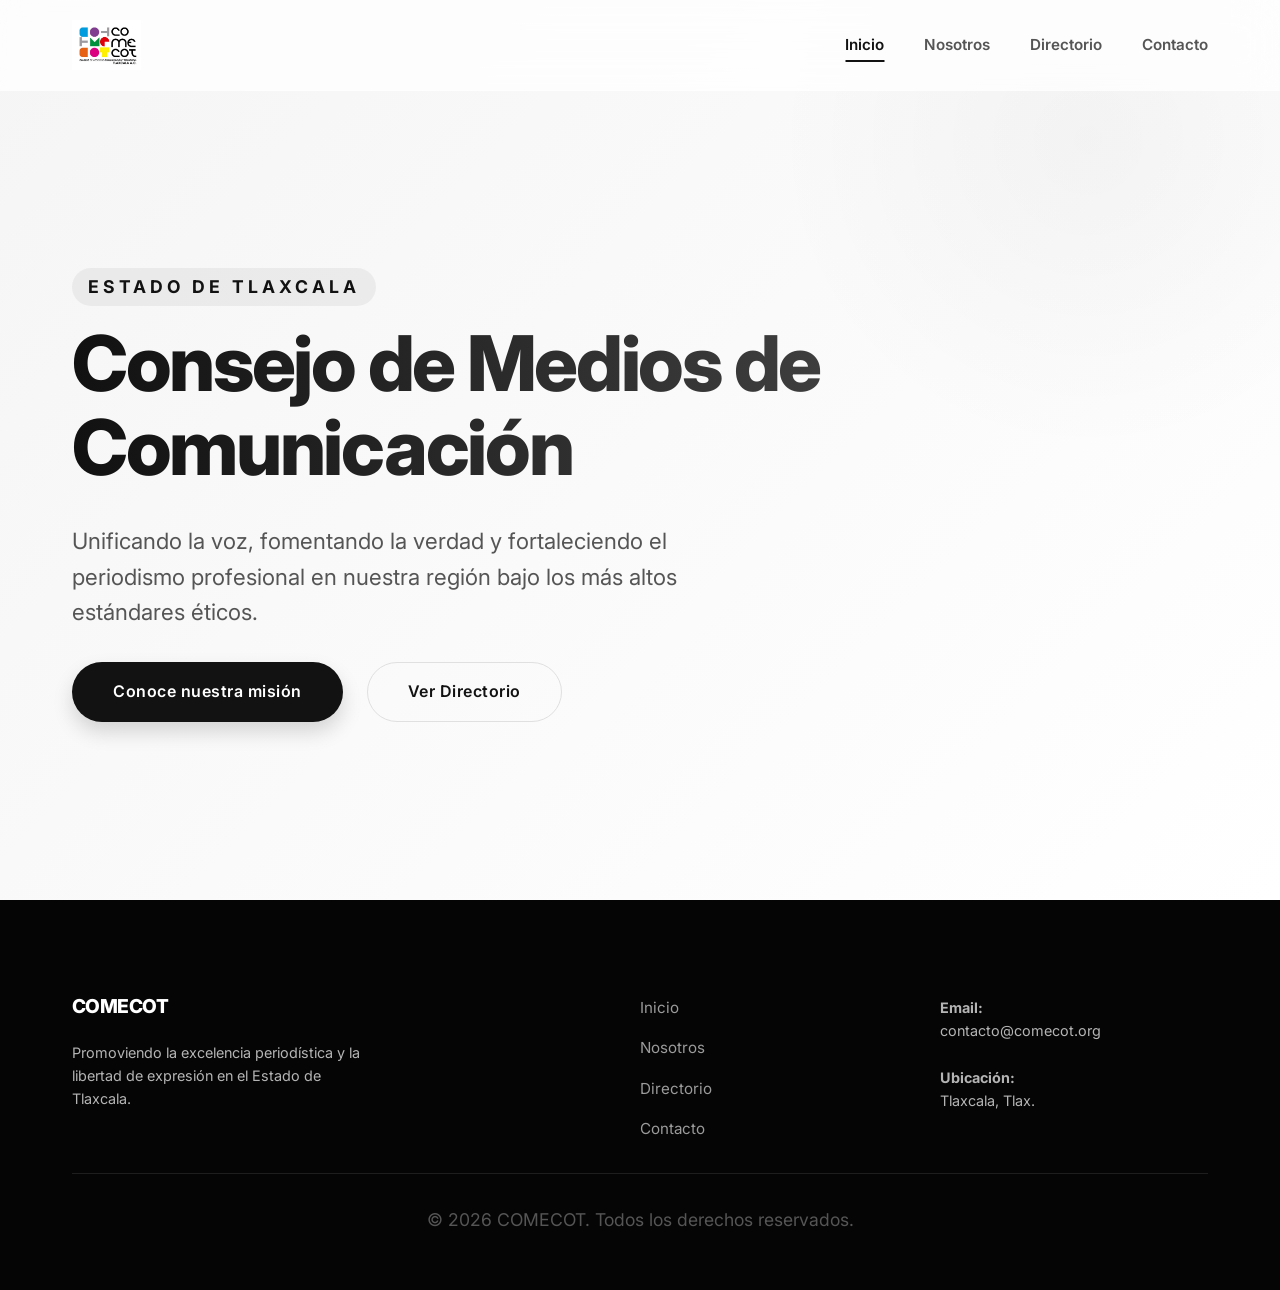
<file: index.html>
<!DOCTYPE html>
<html lang="es">
<head>
    <meta charset="UTF-8">
    <meta name="viewport" content="width=device-width, initial-scale=1.0">
    <meta name="description" content="Consejo de Medios de Comunicación del Estado de Tlaxcala (COMECOT).">
    
    <title>Inicio | COMECOT | Tlaxcala</title>
    
    <link rel="preconnect" href="https://fonts.googleapis.com">
    <link rel="preconnect" href="https://fonts.gstatic.com" crossorigin>
    <link href="https://fonts.googleapis.com/css2?family=Inter:wght@300;400;500;600;700;800&display=swap" rel="stylesheet">
    <link rel="stylesheet" href="styles.css">
</head>
<body>

    <!-- Header Glassmorphism -->
    <header class="header" id="header">
        <div class="container header-content">
            <div class="logo-container">
                <a href="index.html">
                    <!-- The user will supply their real logo here, resizing and blend modes applied via CSS if needed -->
                    <img src="logo.jpeg" alt="Logo COMECOT" class="logo" style="mix-blend-mode: multiply;">
                </a>
            </div>
            <nav class="nav">
                <button class="mobile-menu-btn" id="mobile-menu-btn" aria-label="Abrir menú">
                    <span></span><span></span><span></span>
                </button>
                <ul class="nav-links" id="nav-links">
                    <li><a href="index.html">Inicio</a></li>
                    <li><a href="nosotros.html">Nosotros</a></li>
                    <li><a href="directorio.html">Directorio</a></li>
                    <li><a href="contacto.html">Contacto</a></li>
                </ul>
            </nav>
        </div>
    </header>

    <main>
        <!-- Hero Section -->
        <section class="hero">
            <div class="container">
                <div class="hero-text">
                    <span class="subtitle">Estado de Tlaxcala</span>
                    <h1>Consejo de Medios de Comunicación</h1>
                    <p class="description">Unificando la voz, fomentando la verdad y fortaleciendo el periodismo profesional en nuestra región bajo los más altos estándares éticos.</p>
                    <div class="hero-actions">
                        <a href="nosotros.html" class="btn btn-primary">Conoce nuestra misión</a>
                        <a href="directorio.html" class="btn btn-secondary">Ver Directorio</a>
                    </div>
                </div>
            </div>
        </section>
    </main>

    <footer class="footer">
        <div class="container">
            <div class="footer-grid">
                <div>
                    <h3>COMECOT</h3>
                    <p style="color: rgba(255,255,255,0.7); font-size: 0.9rem; max-width: 300px;">
                        Promoviendo la excelencia periodística y la libertad de expresión en el Estado de Tlaxcala.
                    </p>
                </div>
                <div class="footer-links">
                    <a href="index.html">Inicio</a>
                    <a href="nosotros.html">Nosotros</a>
                    <a href="directorio.html">Directorio</a>
                    <a href="contacto.html">Contacto</a>
                </div>
                <div class="contact-mini">
                    <p style="color: rgba(255,255,255,0.7); font-size: 0.9rem;">
                        <strong>Email:</strong><br>contacto@comecot.org
                    </p>
                    <p style="color: rgba(255,255,255,0.7); font-size: 0.9rem; margin-top: 10px;">
                        <strong>Ubicación:</strong><br>Tlaxcala, Tlax.
                    </p>
                </div>
            </div>
            <div class="footer-copyright">
                <p>&copy; 2026 COMECOT. Todos los derechos reservados.</p>
            </div>
        </div>
    </footer>

    <script src="script.js"></script>
</body>
</html>
</file>
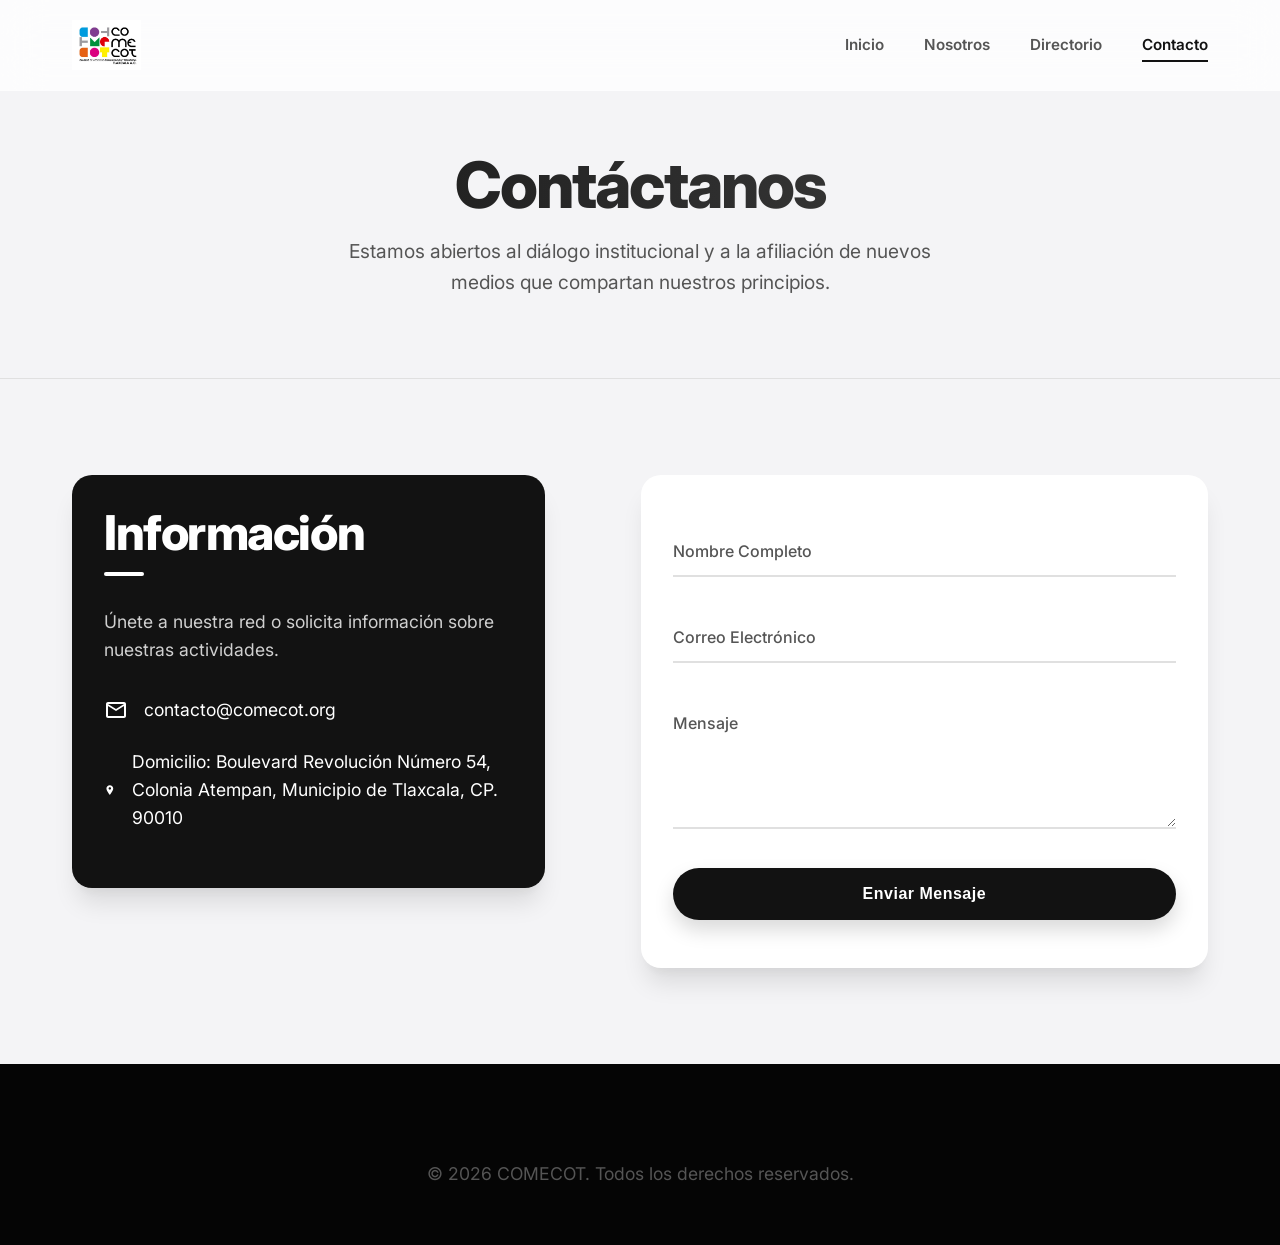
<file: contacto.html>
<!DOCTYPE html>
<html lang="es">
<head>
    <meta charset="UTF-8">
    <meta name="viewport" content="width=device-width, initial-scale=1.0">
    <title>Contacto | COMECOT | Tlaxcala</title>
    <link href="https://fonts.googleapis.com/css2?family=Inter:wght@300;400;500;600;700;800&display=swap" rel="stylesheet">
    <link rel="stylesheet" href="styles.css">
</head>
<body class="bg-light">

    <header class="header" id="header">
        <div class="container header-content">
            <div class="logo-container">
                <a href="index.html">
                    <img src="logo.jpeg" alt="Logo COMECOT" class="logo" style="mix-blend-mode: multiply;">
                </a>
            </div>
            <nav class="nav">
                <button class="mobile-menu-btn" id="mobile-menu-btn" aria-label="Abrir menú">
                    <span></span><span></span><span></span>
                </button>
                <ul class="nav-links" id="nav-links">
                    <li><a href="index.html">Inicio</a></li>
                    <li><a href="nosotros.html">Nosotros</a></li>
                    <li><a href="directorio.html">Directorio</a></li>
                    <li><a href="contacto.html">Contacto</a></li>
                </ul>
            </nav>
        </div>
    </header>

    <main>
        <section class="page-header">
            <div class="container">
                <h1>Contáctanos</h1>
                <p>Estamos abiertos al diálogo institucional y a la afiliación de nuevos medios que compartan nuestros principios.</p>
            </div>
        </section>

        <section class="section">
            <div class="container">
                <div class="contact-grid">
                    
                    <div class="contact-info">
                        <h2 class="section-title">Información</h2>
                        <p>Únete a nuestra red o solicita información sobre nuestras actividades.</p>
                        <ul class="contact-details">
                            <li>
                                <svg viewBox="0 0 24 24"><path d="M4 4h16c1.1 0 2 .9 2 2v12c0 1.1-.9 2-2 2H4c-1.1 0-2-.9-2-2V6c0-1.1.9-2 2-2zm0 4v10h16V8l-8 5-8-5zm8 3l8-5H4l8 5z"/></svg>
                                contacto@comecot.org
                            </li>
                            <li>
                                <svg viewBox="0 0 24 24"><path d="M12 2C8.13 2 5 5.13 5 9c0 5.25 7 13 7 13s7-7.75 7-13c0-3.87-3.13-7-7-7zm0 9.5c-1.38 0-2.5-1.12-2.5-2.5s1.12-2.5 2.5-2.5 2.5 1.12 2.5 2.5-1.12 2.5-2.5 2.5z"/></svg>
                                Domicilio: Boulevard Revolución Número 54, Colonia Atempan, Municipio de Tlaxcala, CP. 90010
                            </li>
                        </ul>
                    </div>
                    
                    <div class="contact-form-container">
                        <form id="contact-form" class="contact-form">
                            <div class="form-group">
                                <input type="text" id="name" placeholder=" " required>
                                <label for="name">Nombre Completo</label>
                            </div>
                            <div class="form-group">
                                <input type="email" id="email" placeholder=" " required>
                                <label for="email">Correo Electrónico</label>
                            </div>
                            <div class="form-group">
                                <textarea id="message" rows="5" placeholder=" " required></textarea>
                                <label for="message">Mensaje</label>
                            </div>
                            <button type="submit" class="btn btn-primary btn-block" style="width: 100%;">Enviar Mensaje</button>
                        </form>
                    </div>

                </div>
            </div>
        </section>
    </main>

    <footer class="footer">
        <div class="container">
            <div class="footer-copyright" style="border: none; margin: 0; padding: 0;">
                <p>&copy; 2026 COMECOT. Todos los derechos reservados.</p>
            </div>
        </div>
    </footer>

    <script src="script.js"></script>
</body>
</html>
</file>
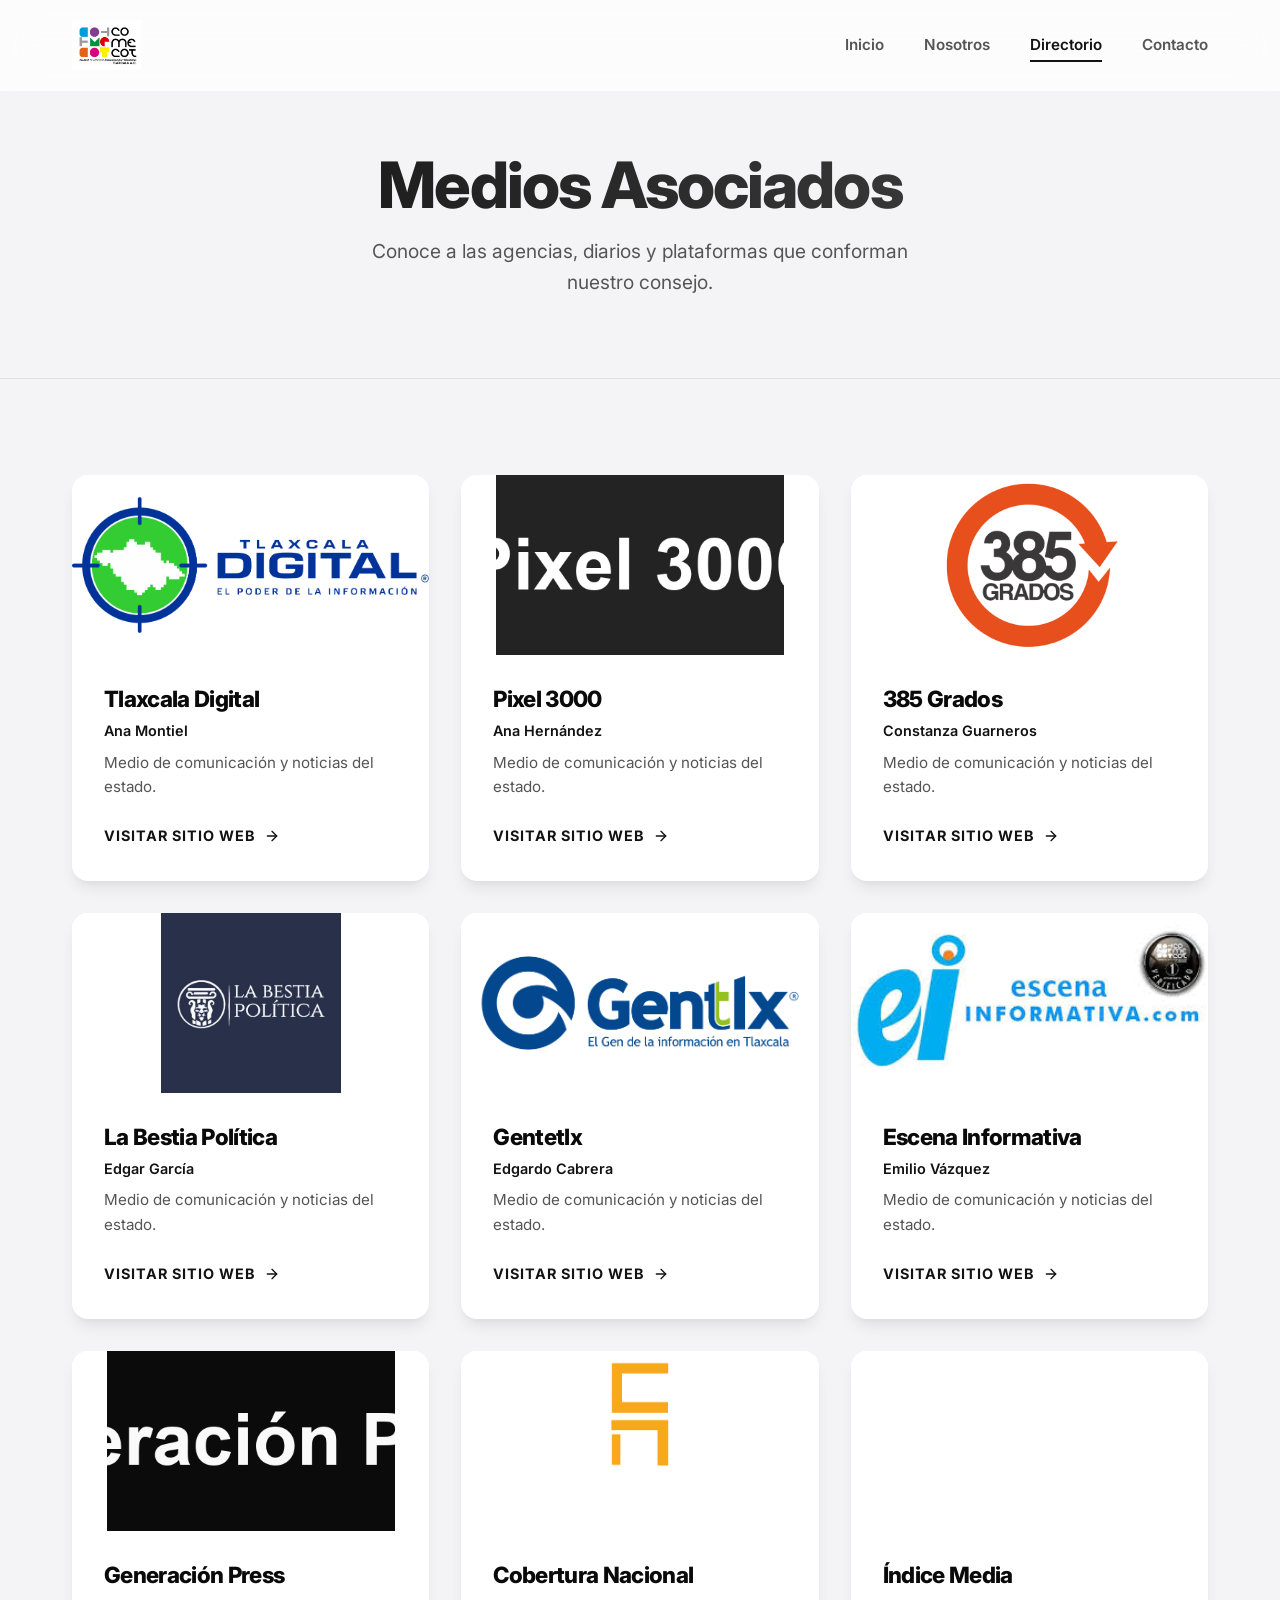
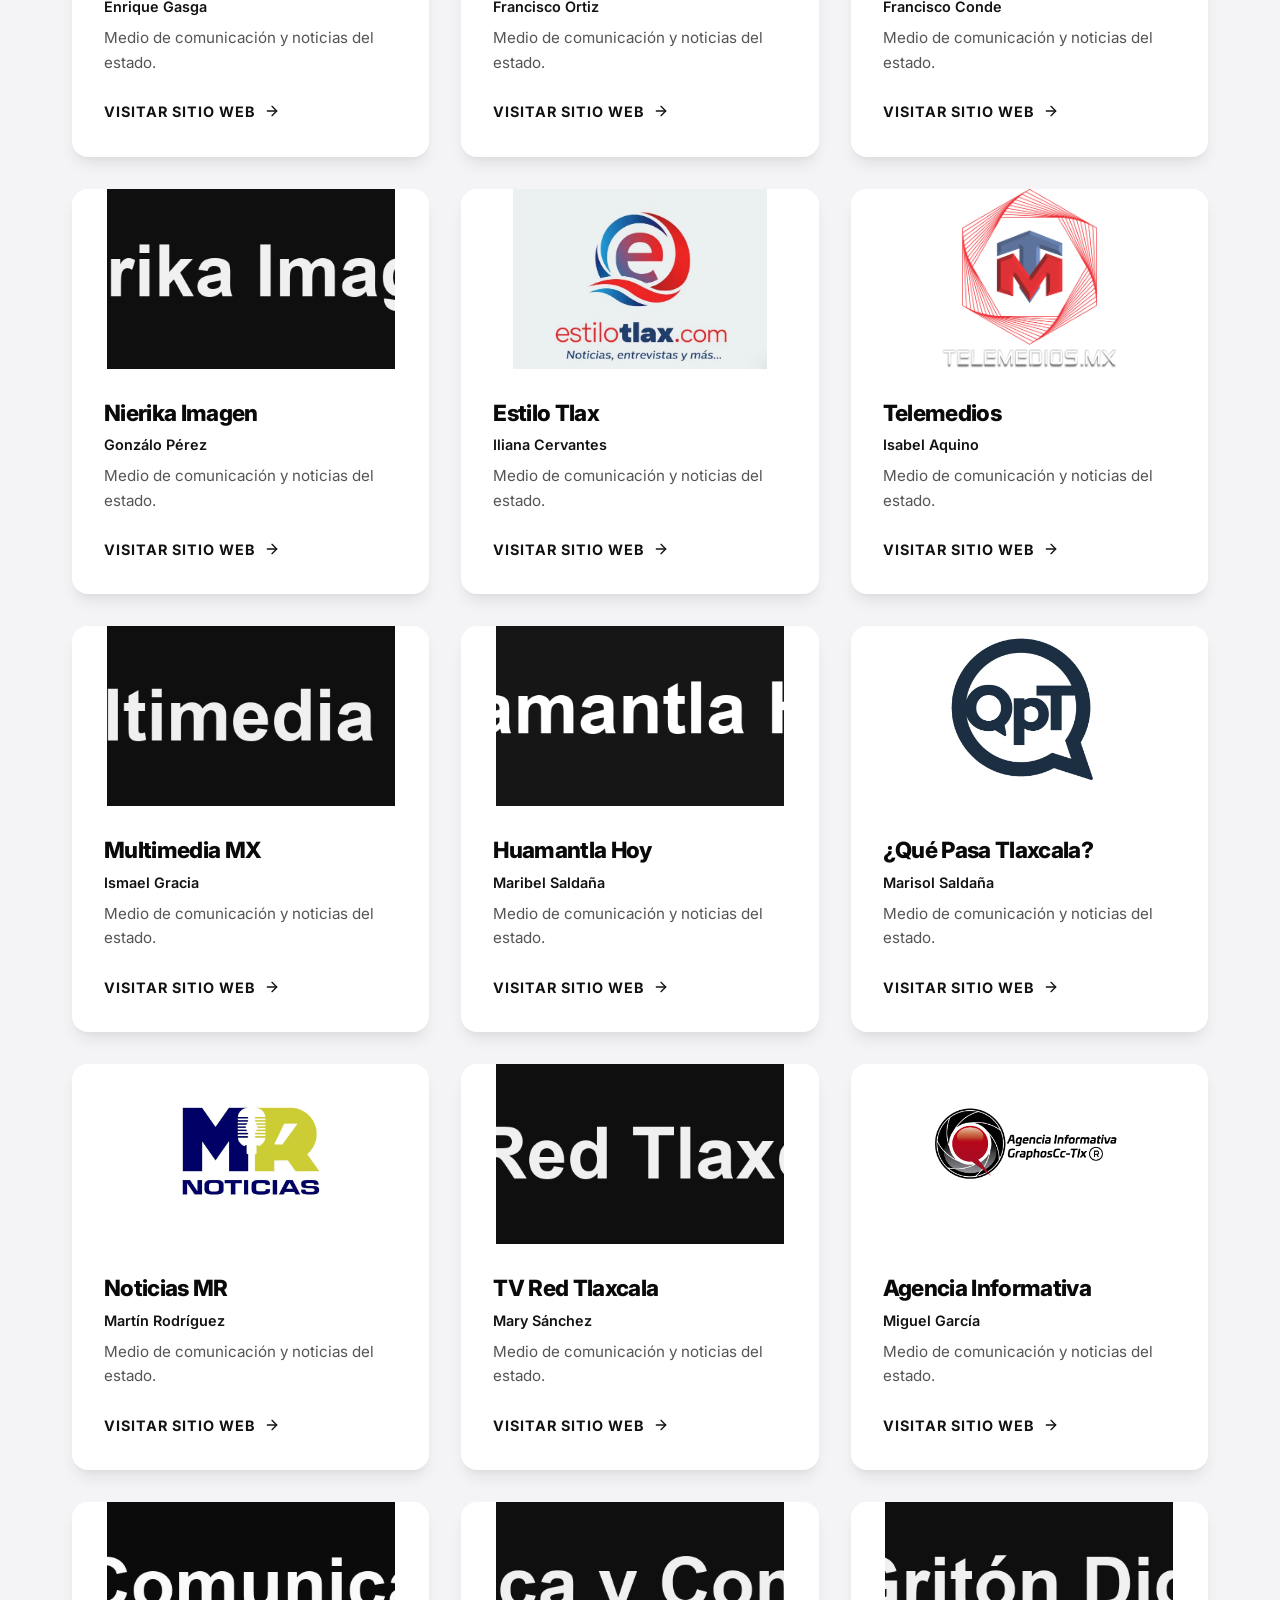
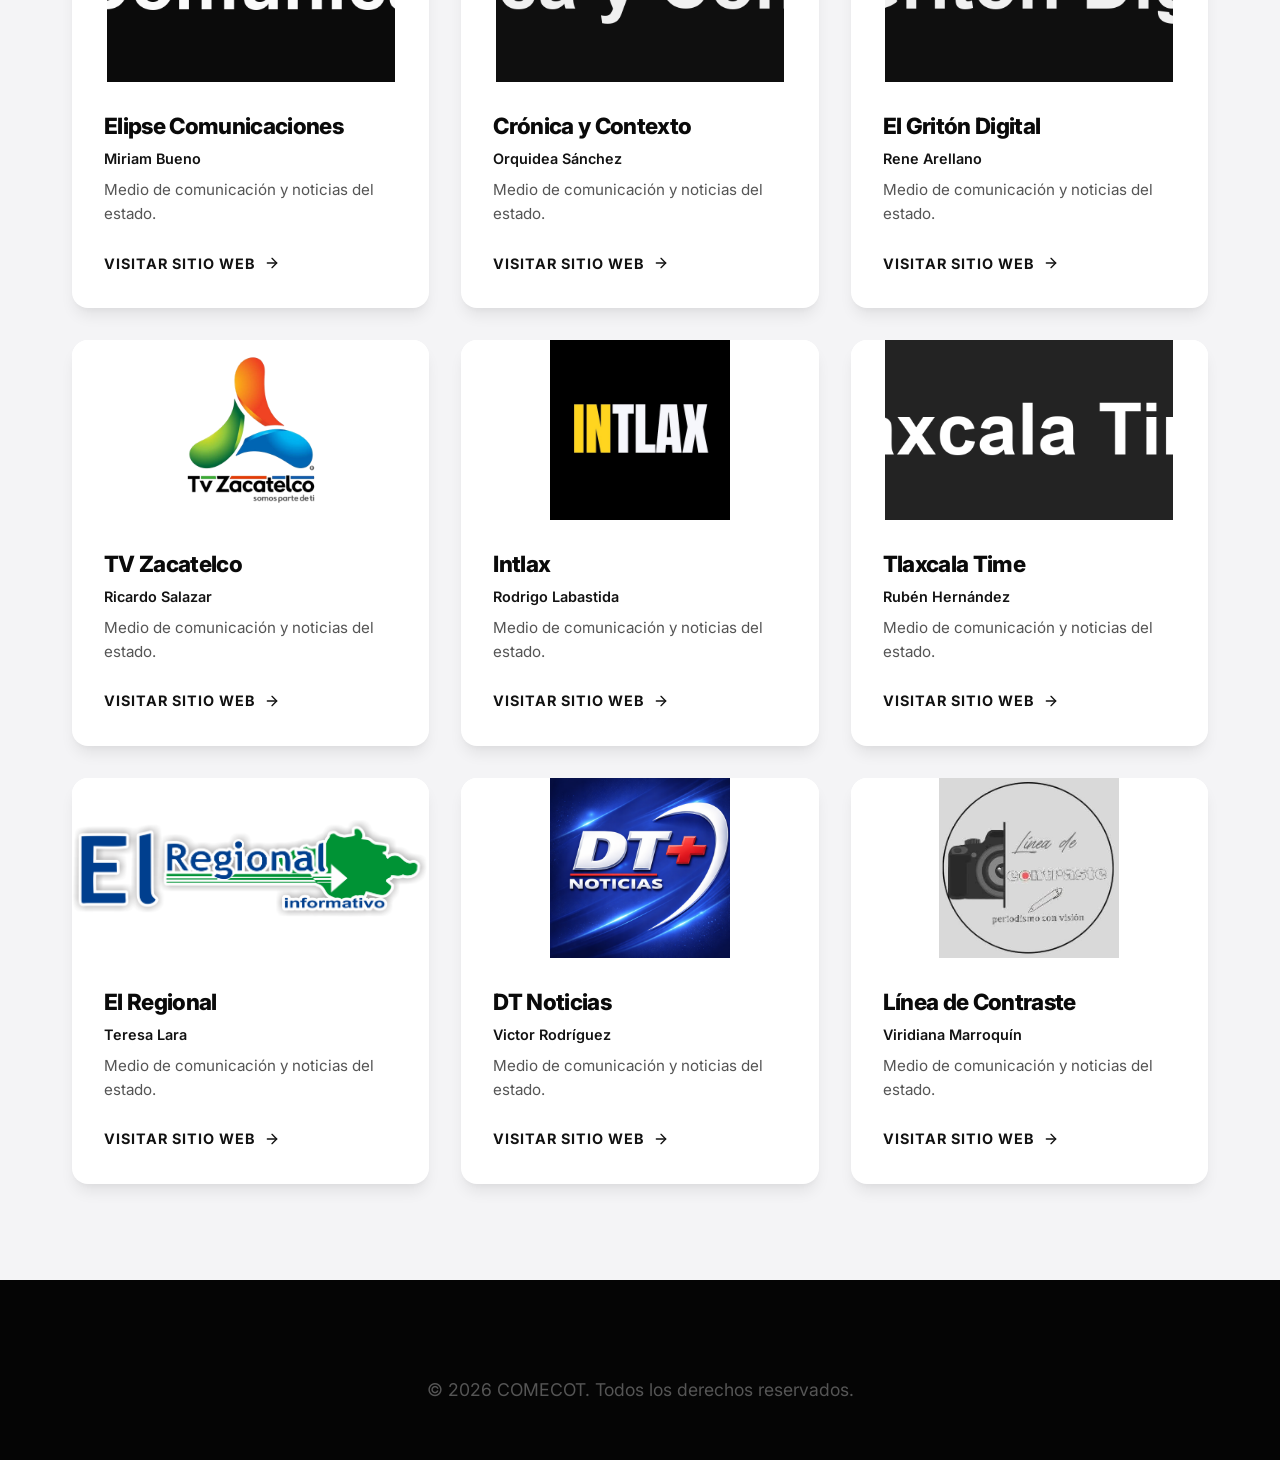
<file: directorio.html>
<!DOCTYPE html>
<html lang="es">
<head>
    <meta charset="UTF-8">
    <meta name="viewport" content="width=device-width, initial-scale=1.0">
    <title>Directorio | COMECOT | Tlaxcala</title>
    <link href="https://fonts.googleapis.com/css2?family=Inter:wght@300;400;500;600;700;800&display=swap" rel="stylesheet">
    <link rel="stylesheet" href="styles.css">
</head>
<body class="bg-light">

    <header class="header" id="header">
        <div class="container header-content">
            <div class="logo-container">
                <a href="index.html">
                    <img src="logo.jpeg" alt="Logo COMECOT" class="logo" style="mix-blend-mode: multiply;">
                </a>
            </div>
            <nav class="nav">
                <button class="mobile-menu-btn" id="mobile-menu-btn" aria-label="Abrir menú">
                    <span></span><span></span><span></span>
                </button>
                <ul class="nav-links" id="nav-links">
                    <li><a href="index.html">Inicio</a></li>
                    <li><a href="nosotros.html">Nosotros</a></li>
                    <li><a href="directorio.html">Directorio</a></li>
                    <li><a href="contacto.html">Contacto</a></li>
                </ul>
            </nav>
        </div>
    </header>

    <main>
        <section class="page-header">
            <div class="container">
                <h1>Medios Asociados</h1>
                <p>Conoce a las agencias, diarios y plataformas que conforman nuestro consejo.</p>
            </div>
        </section>

        <section class="section">
            <div class="container">
                <div class="directory-grid">
                    <div class="media-card">
                        <div class="media-logo-container" style="height: 180px; overflow: hidden; background: #fff; display:flex; align-items:center; justify-content:center;"><img src="logos/tlaxcala-digital.png" alt="Tlaxcala Digital logo" style="width: 100%; height: 100%; object-fit: contain;"></div>
                        <div class="media-card-content">
                            <h3>Tlaxcala Digital</h3>
                            <p style="color: var(--color-primary); font-weight: 600; font-size: 0.9rem; margin-bottom: 0.5rem;">Ana Montiel</p>
                            <p>Medio de comunicación y noticias del estado.</p>
                            <a href="https://tlaxcaladigital.gob.mx/Inicio" target="_blank" rel="noopener noreferrer" class="media-link">
                                Visitar Sitio Web 
                                <svg width="16" height="16" viewBox="0 0 24 24" fill="none" stroke="currentColor" stroke-width="2" stroke-linecap="round" stroke-linejoin="round"><line x1="5" y1="12" x2="19" y2="12"></line><polyline points="12 5 19 12 12 19"></polyline></svg>
                            </a>
                        </div>
                    </div>
                    <div class="media-card">
                        <div class="media-logo-container" style="height: 180px; overflow: hidden; background: #fff; display:flex; align-items:center; justify-content:center;"><img src="logos/pixel-3000.png" alt="Pixel 3000 logo" style="width: 100%; height: 100%; object-fit: contain;"></div>
                        <div class="media-card-content">
                            <h3>Pixel 3000</h3>
                            <p style="color: var(--color-primary); font-weight: 600; font-size: 0.9rem; margin-bottom: 0.5rem;">Ana Hernández</p>
                            <p>Medio de comunicación y noticias del estado.</p>
                            <a href="https://www.facebook.com/Pixels3000/" target="_blank" rel="noopener noreferrer" class="media-link">
                                Visitar Sitio Web 
                                <svg width="16" height="16" viewBox="0 0 24 24" fill="none" stroke="currentColor" stroke-width="2" stroke-linecap="round" stroke-linejoin="round"><line x1="5" y1="12" x2="19" y2="12"></line><polyline points="12 5 19 12 12 19"></polyline></svg>
                            </a>
                        </div>
                    </div>
                    <div class="media-card">
                        <div class="media-logo-container" style="height: 180px; overflow: hidden; background: #fff; display:flex; align-items:center; justify-content:center;"><img src="logos/385-grados.png" alt="385 Grados logo" style="width: 100%; height: 100%; object-fit: contain;"></div>
                        <div class="media-card-content">
                            <h3>385 Grados</h3>
                            <p style="color: var(--color-primary); font-weight: 600; font-size: 0.9rem; margin-bottom: 0.5rem;">Constanza Guarneros</p>
                            <p>Medio de comunicación y noticias del estado.</p>
                            <a href="https://385grados.com/" target="_blank" rel="noopener noreferrer" class="media-link">
                                Visitar Sitio Web 
                                <svg width="16" height="16" viewBox="0 0 24 24" fill="none" stroke="currentColor" stroke-width="2" stroke-linecap="round" stroke-linejoin="round"><line x1="5" y1="12" x2="19" y2="12"></line><polyline points="12 5 19 12 12 19"></polyline></svg>
                            </a>
                        </div>
                    </div>
                    <div class="media-card">
                        <div class="media-logo-container" style="height: 180px; overflow: hidden; background: #fff; display:flex; align-items:center; justify-content:center;"><img src="logos/la-bestia-politica.jpg" alt="La Bestia Política logo" style="width: 100%; height: 100%; object-fit: contain;"></div>
                        <div class="media-card-content">
                            <h3>La Bestia Política</h3>
                            <p style="color: var(--color-primary); font-weight: 600; font-size: 0.9rem; margin-bottom: 0.5rem;">Edgar García</p>
                            <p>Medio de comunicación y noticias del estado.</p>
                            <a href="https://labestiapolitica.com.mx/" target="_blank" rel="noopener noreferrer" class="media-link">
                                Visitar Sitio Web 
                                <svg width="16" height="16" viewBox="0 0 24 24" fill="none" stroke="currentColor" stroke-width="2" stroke-linecap="round" stroke-linejoin="round"><line x1="5" y1="12" x2="19" y2="12"></line><polyline points="12 5 19 12 12 19"></polyline></svg>
                            </a>
                        </div>
                    </div>
                    <div class="media-card">
                        <div class="media-logo-container" style="height: 180px; overflow: hidden; background: #fff; display:flex; align-items:center; justify-content:center;"><img src="logos/gentetlx.png" alt="Gentetlx logo" style="width: 100%; height: 100%; object-fit: contain;"></div>
                        <div class="media-card-content">
                            <h3>Gentetlx</h3>
                            <p style="color: var(--color-primary); font-weight: 600; font-size: 0.9rem; margin-bottom: 0.5rem;">Edgardo Cabrera</p>
                            <p>Medio de comunicación y noticias del estado.</p>
                            <a href="https://gentetlx.com.mx/" target="_blank" rel="noopener noreferrer" class="media-link">
                                Visitar Sitio Web 
                                <svg width="16" height="16" viewBox="0 0 24 24" fill="none" stroke="currentColor" stroke-width="2" stroke-linecap="round" stroke-linejoin="round"><line x1="5" y1="12" x2="19" y2="12"></line><polyline points="12 5 19 12 12 19"></polyline></svg>
                            </a>
                        </div>
                    </div>
                    <div class="media-card">
                        <div class="media-logo-container" style="height: 180px; overflow: hidden; background: #fff; display:flex; align-items:center; justify-content:center;"><img src="logos/escena-informativa.jpeg" alt="Escena Informativa logo" style="width: 100%; height: 100%; object-fit: contain;"></div>
                        <div class="media-card-content">
                            <h3>Escena Informativa</h3>
                            <p style="color: var(--color-primary); font-weight: 600; font-size: 0.9rem; margin-bottom: 0.5rem;">Emilio Vázquez</p>
                            <p>Medio de comunicación y noticias del estado.</p>
                            <a href="https://www.facebook.com/escenainformativatlaxcala/" target="_blank" rel="noopener noreferrer" class="media-link">
                                Visitar Sitio Web 
                                <svg width="16" height="16" viewBox="0 0 24 24" fill="none" stroke="currentColor" stroke-width="2" stroke-linecap="round" stroke-linejoin="round"><line x1="5" y1="12" x2="19" y2="12"></line><polyline points="12 5 19 12 12 19"></polyline></svg>
                            </a>
                        </div>
                    </div>
                    <div class="media-card">
                        <div class="media-logo-container" style="height: 180px; overflow: hidden; background: #fff; display:flex; align-items:center; justify-content:center;"><img src="logos/generacion-press.png" alt="Generación Press logo" style="width: 100%; height: 100%; object-fit: contain;"></div>
                        <div class="media-card-content">
                            <h3>Generación Press</h3>
                            <p style="color: var(--color-primary); font-weight: 600; font-size: 0.9rem; margin-bottom: 0.5rem;">Enrique Gasga</p>
                            <p>Medio de comunicación y noticias del estado.</p>
                            <a href="https://www.facebook.com/Generacionpress/" target="_blank" rel="noopener noreferrer" class="media-link">
                                Visitar Sitio Web 
                                <svg width="16" height="16" viewBox="0 0 24 24" fill="none" stroke="currentColor" stroke-width="2" stroke-linecap="round" stroke-linejoin="round"><line x1="5" y1="12" x2="19" y2="12"></line><polyline points="12 5 19 12 12 19"></polyline></svg>
                            </a>
                        </div>
                    </div>
                    <div class="media-card">
                        <div class="media-logo-container" style="height: 180px; overflow: hidden; background: #fff; display:flex; align-items:center; justify-content:center;"><img src="logos/cobertura-nacional.png" alt="Cobertura Nacional logo" style="width: 100%; height: 100%; object-fit: contain;"></div>
                        <div class="media-card-content">
                            <h3>Cobertura Nacional</h3>
                            <p style="color: var(--color-primary); font-weight: 600; font-size: 0.9rem; margin-bottom: 0.5rem;">Francisco Ortiz</p>
                            <p>Medio de comunicación y noticias del estado.</p>
                            <a href="https://coberturanacional.com.mx/" target="_blank" rel="noopener noreferrer" class="media-link">
                                Visitar Sitio Web 
                                <svg width="16" height="16" viewBox="0 0 24 24" fill="none" stroke="currentColor" stroke-width="2" stroke-linecap="round" stroke-linejoin="round"><line x1="5" y1="12" x2="19" y2="12"></line><polyline points="12 5 19 12 12 19"></polyline></svg>
                            </a>
                        </div>
                    </div>
                    <div class="media-card">
                        <div class="media-logo-container" style="height: 180px; overflow: hidden; background: #fff; display:flex; align-items:center; justify-content:center;"><img src="logos/indice-media.png" alt="Índice Media logo" style="width: 100%; height: 100%; object-fit: contain;"></div>
                        <div class="media-card-content">
                            <h3>Índice Media</h3>
                            <p style="color: var(--color-primary); font-weight: 600; font-size: 0.9rem; margin-bottom: 0.5rem;">Francisco Conde</p>
                            <p>Medio de comunicación y noticias del estado.</p>
                            <a href="https://indicemedia.com.mx/" target="_blank" rel="noopener noreferrer" class="media-link">
                                Visitar Sitio Web 
                                <svg width="16" height="16" viewBox="0 0 24 24" fill="none" stroke="currentColor" stroke-width="2" stroke-linecap="round" stroke-linejoin="round"><line x1="5" y1="12" x2="19" y2="12"></line><polyline points="12 5 19 12 12 19"></polyline></svg>
                            </a>
                        </div>
                    </div>
                    <div class="media-card">
                        <div class="media-logo-container" style="height: 180px; overflow: hidden; background: #fff; display:flex; align-items:center; justify-content:center;"><img src="logos/nierika-imagen.png" alt="Nierika Imagen logo" style="width: 100%; height: 100%; object-fit: contain;"></div>
                        <div class="media-card-content">
                            <h3>Nierika Imagen</h3>
                            <p style="color: var(--color-primary); font-weight: 600; font-size: 0.9rem; margin-bottom: 0.5rem;">Gonzálo Pérez</p>
                            <p>Medio de comunicación y noticias del estado.</p>
                            <a href="#" target="_blank" rel="noopener noreferrer" class="media-link">
                                Visitar Sitio Web 
                                <svg width="16" height="16" viewBox="0 0 24 24" fill="none" stroke="currentColor" stroke-width="2" stroke-linecap="round" stroke-linejoin="round"><line x1="5" y1="12" x2="19" y2="12"></line><polyline points="12 5 19 12 12 19"></polyline></svg>
                            </a>
                        </div>
                    </div>
                    <div class="media-card">
                        <div class="media-logo-container" style="height: 180px; overflow: hidden; background: #fff; display:flex; align-items:center; justify-content:center;"><img src="logos/estilo-tlax.jpg" alt="Estilo Tlax logo" style="width: 100%; height: 100%; object-fit: contain;"></div>
                        <div class="media-card-content">
                            <h3>Estilo Tlax</h3>
                            <p style="color: var(--color-primary); font-weight: 600; font-size: 0.9rem; margin-bottom: 0.5rem;">Iliana Cervantes</p>
                            <p>Medio de comunicación y noticias del estado.</p>
                            <a href="https://estilotlax.com/" target="_blank" rel="noopener noreferrer" class="media-link">
                                Visitar Sitio Web 
                                <svg width="16" height="16" viewBox="0 0 24 24" fill="none" stroke="currentColor" stroke-width="2" stroke-linecap="round" stroke-linejoin="round"><line x1="5" y1="12" x2="19" y2="12"></line><polyline points="12 5 19 12 12 19"></polyline></svg>
                            </a>
                        </div>
                    </div>
                    <div class="media-card">
                        <div class="media-logo-container" style="height: 180px; overflow: hidden; background: #fff; display:flex; align-items:center; justify-content:center;"><img src="logos/telemedios.png" alt="Telemedios logo" style="width: 100%; height: 100%; object-fit: contain;"></div>
                        <div class="media-card-content">
                            <h3>Telemedios</h3>
                            <p style="color: var(--color-primary); font-weight: 600; font-size: 0.9rem; margin-bottom: 0.5rem;">Isabel Aquino</p>
                            <p>Medio de comunicación y noticias del estado.</p>
                            <a href="https://telemedios.mx/" target="_blank" rel="noopener noreferrer" class="media-link">
                                Visitar Sitio Web 
                                <svg width="16" height="16" viewBox="0 0 24 24" fill="none" stroke="currentColor" stroke-width="2" stroke-linecap="round" stroke-linejoin="round"><line x1="5" y1="12" x2="19" y2="12"></line><polyline points="12 5 19 12 12 19"></polyline></svg>
                            </a>
                        </div>
                    </div>
                    <div class="media-card">
                        <div class="media-logo-container" style="height: 180px; overflow: hidden; background: #fff; display:flex; align-items:center; justify-content:center;"><img src="logos/multimedia-mx.png" alt="Multimedia MX logo" style="width: 100%; height: 100%; object-fit: contain;"></div>
                        <div class="media-card-content">
                            <h3>Multimedia MX</h3>
                            <p style="color: var(--color-primary); font-weight: 600; font-size: 0.9rem; margin-bottom: 0.5rem;">Ismael Gracia</p>
                            <p>Medio de comunicación y noticias del estado.</p>
                            <a href="#" target="_blank" rel="noopener noreferrer" class="media-link">
                                Visitar Sitio Web 
                                <svg width="16" height="16" viewBox="0 0 24 24" fill="none" stroke="currentColor" stroke-width="2" stroke-linecap="round" stroke-linejoin="round"><line x1="5" y1="12" x2="19" y2="12"></line><polyline points="12 5 19 12 12 19"></polyline></svg>
                            </a>
                        </div>
                    </div>
                    <div class="media-card">
                        <div class="media-logo-container" style="height: 180px; overflow: hidden; background: #fff; display:flex; align-items:center; justify-content:center;"><img src="logos/huamantla-hoy.png" alt="Huamantla Hoy logo" style="width: 100%; height: 100%; object-fit: contain;"></div>
                        <div class="media-card-content">
                            <h3>Huamantla Hoy</h3>
                            <p style="color: var(--color-primary); font-weight: 600; font-size: 0.9rem; margin-bottom: 0.5rem;">Maribel Saldaña</p>
                            <p>Medio de comunicación y noticias del estado.</p>
                            <a href="https://huamantlahoy.mx" target="_blank" rel="noopener noreferrer" class="media-link">
                                Visitar Sitio Web 
                                <svg width="16" height="16" viewBox="0 0 24 24" fill="none" stroke="currentColor" stroke-width="2" stroke-linecap="round" stroke-linejoin="round"><line x1="5" y1="12" x2="19" y2="12"></line><polyline points="12 5 19 12 12 19"></polyline></svg>
                            </a>
                        </div>
                    </div>
                    <div class="media-card">
                        <div class="media-logo-container" style="height: 180px; overflow: hidden; background: #fff; display:flex; align-items:center; justify-content:center;"><img src="logos/que-pasa-tlaxcala.png" alt="¿Qué Pasa Tlaxcala? logo" style="width: 100%; height: 100%; object-fit: contain;"></div>
                        <div class="media-card-content">
                            <h3>¿Qué Pasa Tlaxcala?</h3>
                            <p style="color: var(--color-primary); font-weight: 600; font-size: 0.9rem; margin-bottom: 0.5rem;">Marisol Saldaña</p>
                            <p>Medio de comunicación y noticias del estado.</p>
                            <a href="https://quepasatlaxcala.com" target="_blank" rel="noopener noreferrer" class="media-link">
                                Visitar Sitio Web 
                                <svg width="16" height="16" viewBox="0 0 24 24" fill="none" stroke="currentColor" stroke-width="2" stroke-linecap="round" stroke-linejoin="round"><line x1="5" y1="12" x2="19" y2="12"></line><polyline points="12 5 19 12 12 19"></polyline></svg>
                            </a>
                        </div>
                    </div>
                    <div class="media-card">
                        <div class="media-logo-container" style="height: 180px; overflow: hidden; background: #fff; display:flex; align-items:center; justify-content:center;"><img src="logos/noticias-mr.jpeg" alt="Noticias MR logo" style="width: 100%; height: 100%; object-fit: contain;"></div>
                        <div class="media-card-content">
                            <h3>Noticias MR</h3>
                            <p style="color: var(--color-primary); font-weight: 600; font-size: 0.9rem; margin-bottom: 0.5rem;">Martín Rodríguez</p>
                            <p>Medio de comunicación y noticias del estado.</p>
                            <a href="https://martinrodriguezhernandez.com/" target="_blank" rel="noopener noreferrer" class="media-link">
                                Visitar Sitio Web 
                                <svg width="16" height="16" viewBox="0 0 24 24" fill="none" stroke="currentColor" stroke-width="2" stroke-linecap="round" stroke-linejoin="round"><line x1="5" y1="12" x2="19" y2="12"></line><polyline points="12 5 19 12 12 19"></polyline></svg>
                            </a>
                        </div>
                    </div>
                    <div class="media-card">
                        <div class="media-logo-container" style="height: 180px; overflow: hidden; background: #fff; display:flex; align-items:center; justify-content:center;"><img src="logos/tv-red-tlaxcala.png" alt="TV Red Tlaxcala logo" style="width: 100%; height: 100%; object-fit: contain;"></div>
                        <div class="media-card-content">
                            <h3>TV Red Tlaxcala</h3>
                            <p style="color: var(--color-primary); font-weight: 600; font-size: 0.9rem; margin-bottom: 0.5rem;">Mary Sánchez</p>
                            <p>Medio de comunicación y noticias del estado.</p>
                            <a href="#" target="_blank" rel="noopener noreferrer" class="media-link">
                                Visitar Sitio Web 
                                <svg width="16" height="16" viewBox="0 0 24 24" fill="none" stroke="currentColor" stroke-width="2" stroke-linecap="round" stroke-linejoin="round"><line x1="5" y1="12" x2="19" y2="12"></line><polyline points="12 5 19 12 12 19"></polyline></svg>
                            </a>
                        </div>
                    </div>
                    <div class="media-card">
                        <div class="media-logo-container" style="height: 180px; overflow: hidden; background: #fff; display:flex; align-items:center; justify-content:center;"><img src="logos/agencia-informativa.png" alt="Agencia Informativa logo" style="width: 100%; height: 100%; object-fit: contain;"></div>
                        <div class="media-card-content">
                            <h3>Agencia Informativa</h3>
                            <p style="color: var(--color-primary); font-weight: 600; font-size: 0.9rem; margin-bottom: 0.5rem;">Miguel García</p>
                            <p>Medio de comunicación y noticias del estado.</p>
                            <a href="#" target="_blank" rel="noopener noreferrer" class="media-link">
                                Visitar Sitio Web 
                                <svg width="16" height="16" viewBox="0 0 24 24" fill="none" stroke="currentColor" stroke-width="2" stroke-linecap="round" stroke-linejoin="round"><line x1="5" y1="12" x2="19" y2="12"></line><polyline points="12 5 19 12 12 19"></polyline></svg>
                            </a>
                        </div>
                    </div>
                    <div class="media-card">
                        <div class="media-logo-container" style="height: 180px; overflow: hidden; background: #fff; display:flex; align-items:center; justify-content:center;"><img src="logos/elipse-comunicaciones.png" alt="Elipse Comunicaciones logo" style="width: 100%; height: 100%; object-fit: contain;"></div>
                        <div class="media-card-content">
                            <h3>Elipse Comunicaciones</h3>
                            <p style="color: var(--color-primary); font-weight: 600; font-size: 0.9rem; margin-bottom: 0.5rem;">Miriam Bueno</p>
                            <p>Medio de comunicación y noticias del estado.</p>
                            <a href="#" target="_blank" rel="noopener noreferrer" class="media-link">
                                Visitar Sitio Web 
                                <svg width="16" height="16" viewBox="0 0 24 24" fill="none" stroke="currentColor" stroke-width="2" stroke-linecap="round" stroke-linejoin="round"><line x1="5" y1="12" x2="19" y2="12"></line><polyline points="12 5 19 12 12 19"></polyline></svg>
                            </a>
                        </div>
                    </div>
                    <div class="media-card">
                        <div class="media-logo-container" style="height: 180px; overflow: hidden; background: #fff; display:flex; align-items:center; justify-content:center;"><img src="logos/cronica-y-contexto.png" alt="Crónica y Contexto logo" style="width: 100%; height: 100%; object-fit: contain;"></div>
                        <div class="media-card-content">
                            <h3>Crónica y Contexto</h3>
                            <p style="color: var(--color-primary); font-weight: 600; font-size: 0.9rem; margin-bottom: 0.5rem;">Orquidea Sánchez</p>
                            <p>Medio de comunicación y noticias del estado.</p>
                            <a href="https://cronicaycontexto.com.mx/" target="_blank" rel="noopener noreferrer" class="media-link">
                                Visitar Sitio Web 
                                <svg width="16" height="16" viewBox="0 0 24 24" fill="none" stroke="currentColor" stroke-width="2" stroke-linecap="round" stroke-linejoin="round"><line x1="5" y1="12" x2="19" y2="12"></line><polyline points="12 5 19 12 12 19"></polyline></svg>
                            </a>
                        </div>
                    </div>
                    <div class="media-card">
                        <div class="media-logo-container" style="height: 180px; overflow: hidden; background: #fff; display:flex; align-items:center; justify-content:center;"><img src="logos/el-griton-digital.png" alt="El Gritón Digital logo" style="width: 100%; height: 100%; object-fit: contain;"></div>
                        <div class="media-card-content">
                            <h3>El Gritón Digital</h3>
                            <p style="color: var(--color-primary); font-weight: 600; font-size: 0.9rem; margin-bottom: 0.5rem;">Rene Arellano</p>
                            <p>Medio de comunicación y noticias del estado.</p>
                            <a href="https://elgriton.mx" target="_blank" rel="noopener noreferrer" class="media-link">
                                Visitar Sitio Web 
                                <svg width="16" height="16" viewBox="0 0 24 24" fill="none" stroke="currentColor" stroke-width="2" stroke-linecap="round" stroke-linejoin="round"><line x1="5" y1="12" x2="19" y2="12"></line><polyline points="12 5 19 12 12 19"></polyline></svg>
                            </a>
                        </div>
                    </div>
                    <div class="media-card">
                        <div class="media-logo-container" style="height: 180px; overflow: hidden; background: #fff; display:flex; align-items:center; justify-content:center;"><img src="logos/tv-zacatelco.png" alt="TV Zacatelco logo" style="width: 100%; height: 100%; object-fit: contain;"></div>
                        <div class="media-card-content">
                            <h3>TV Zacatelco</h3>
                            <p style="color: var(--color-primary); font-weight: 600; font-size: 0.9rem; margin-bottom: 0.5rem;">Ricardo Salazar</p>
                            <p>Medio de comunicación y noticias del estado.</p>
                            <a href="#" target="_blank" rel="noopener noreferrer" class="media-link">
                                Visitar Sitio Web 
                                <svg width="16" height="16" viewBox="0 0 24 24" fill="none" stroke="currentColor" stroke-width="2" stroke-linecap="round" stroke-linejoin="round"><line x1="5" y1="12" x2="19" y2="12"></line><polyline points="12 5 19 12 12 19"></polyline></svg>
                            </a>
                        </div>
                    </div>
                    <div class="media-card">
                        <div class="media-logo-container" style="height: 180px; overflow: hidden; background: #fff; display:flex; align-items:center; justify-content:center;"><img src="logos/intlax.jpg" alt="Intlax logo" style="width: 100%; height: 100%; object-fit: contain;"></div>
                        <div class="media-card-content">
                            <h3>Intlax</h3>
                            <p style="color: var(--color-primary); font-weight: 600; font-size: 0.9rem; margin-bottom: 0.5rem;">Rodrigo Labastida</p>
                            <p>Medio de comunicación y noticias del estado.</p>
                            <a href="#" target="_blank" rel="noopener noreferrer" class="media-link">
                                Visitar Sitio Web 
                                <svg width="16" height="16" viewBox="0 0 24 24" fill="none" stroke="currentColor" stroke-width="2" stroke-linecap="round" stroke-linejoin="round"><line x1="5" y1="12" x2="19" y2="12"></line><polyline points="12 5 19 12 12 19"></polyline></svg>
                            </a>
                        </div>
                    </div>
                    <div class="media-card">
                        <div class="media-logo-container" style="height: 180px; overflow: hidden; background: #fff; display:flex; align-items:center; justify-content:center;"><img src="logos/tlaxcala-time.png" alt="Tlaxcala Time logo" style="width: 100%; height: 100%; object-fit: contain;"></div>
                        <div class="media-card-content">
                            <h3>Tlaxcala Time</h3>
                            <p style="color: var(--color-primary); font-weight: 600; font-size: 0.9rem; margin-bottom: 0.5rem;">Rubén Hernández</p>
                            <p>Medio de comunicación y noticias del estado.</p>
                            <a href="#" target="_blank" rel="noopener noreferrer" class="media-link">
                                Visitar Sitio Web 
                                <svg width="16" height="16" viewBox="0 0 24 24" fill="none" stroke="currentColor" stroke-width="2" stroke-linecap="round" stroke-linejoin="round"><line x1="5" y1="12" x2="19" y2="12"></line><polyline points="12 5 19 12 12 19"></polyline></svg>
                            </a>
                        </div>
                    </div>
                    <div class="media-card">
                        <div class="media-logo-container" style="height: 180px; overflow: hidden; background: #fff; display:flex; align-items:center; justify-content:center;"><img src="logos/el-regional.png" alt="El Regional logo" style="width: 100%; height: 100%; object-fit: contain;"></div>
                        <div class="media-card-content">
                            <h3>El Regional</h3>
                            <p style="color: var(--color-primary); font-weight: 600; font-size: 0.9rem; margin-bottom: 0.5rem;">Teresa Lara</p>
                            <p>Medio de comunicación y noticias del estado.</p>
                            <a href="#" target="_blank" rel="noopener noreferrer" class="media-link">
                                Visitar Sitio Web 
                                <svg width="16" height="16" viewBox="0 0 24 24" fill="none" stroke="currentColor" stroke-width="2" stroke-linecap="round" stroke-linejoin="round"><line x1="5" y1="12" x2="19" y2="12"></line><polyline points="12 5 19 12 12 19"></polyline></svg>
                            </a>
                        </div>
                    </div>
                    <div class="media-card">
                        <div class="media-logo-container" style="height: 180px; overflow: hidden; background: #fff; display:flex; align-items:center; justify-content:center;"><img src="logos/dt-noticias.png" alt="DT Noticias logo" style="width: 100%; height: 100%; object-fit: contain;"></div>
                        <div class="media-card-content">
                            <h3>DT Noticias</h3>
                            <p style="color: var(--color-primary); font-weight: 600; font-size: 0.9rem; margin-bottom: 0.5rem;">Victor Rodríguez</p>
                            <p>Medio de comunicación y noticias del estado.</p>
                            <a href="#" target="_blank" rel="noopener noreferrer" class="media-link">
                                Visitar Sitio Web 
                                <svg width="16" height="16" viewBox="0 0 24 24" fill="none" stroke="currentColor" stroke-width="2" stroke-linecap="round" stroke-linejoin="round"><line x1="5" y1="12" x2="19" y2="12"></line><polyline points="12 5 19 12 12 19"></polyline></svg>
                            </a>
                        </div>
                    </div>
                    <div class="media-card">
                        <div class="media-logo-container" style="height: 180px; overflow: hidden; background: #fff; display:flex; align-items:center; justify-content:center;"><img src="logos/linea-de-contraste.jpg" alt="Línea de Contraste logo" style="width: 100%; height: 100%; object-fit: contain;"></div>
                        <div class="media-card-content">
                            <h3>Línea de Contraste</h3>
                            <p style="color: var(--color-primary); font-weight: 600; font-size: 0.9rem; margin-bottom: 0.5rem;">Viridiana Marroquín</p>
                            <p>Medio de comunicación y noticias del estado.</p>
                            <a href="#" target="_blank" rel="noopener noreferrer" class="media-link">
                                Visitar Sitio Web 
                                <svg width="16" height="16" viewBox="0 0 24 24" fill="none" stroke="currentColor" stroke-width="2" stroke-linecap="round" stroke-linejoin="round"><line x1="5" y1="12" x2="19" y2="12"></line><polyline points="12 5 19 12 12 19"></polyline></svg>
                            </a>
                        </div>
                    </div></div>
            </div>
        </section>
    </main>

    <footer class="footer">
        <div class="container">
            <div class="footer-copyright" style="border: none; margin: 0; padding: 0;">
                <p>&copy; 2026 COMECOT. Todos los derechos reservados.</p>
            </div>
        </div>
    </footer>

    <script src="script.js"></script>
</body>
</html>
</file>
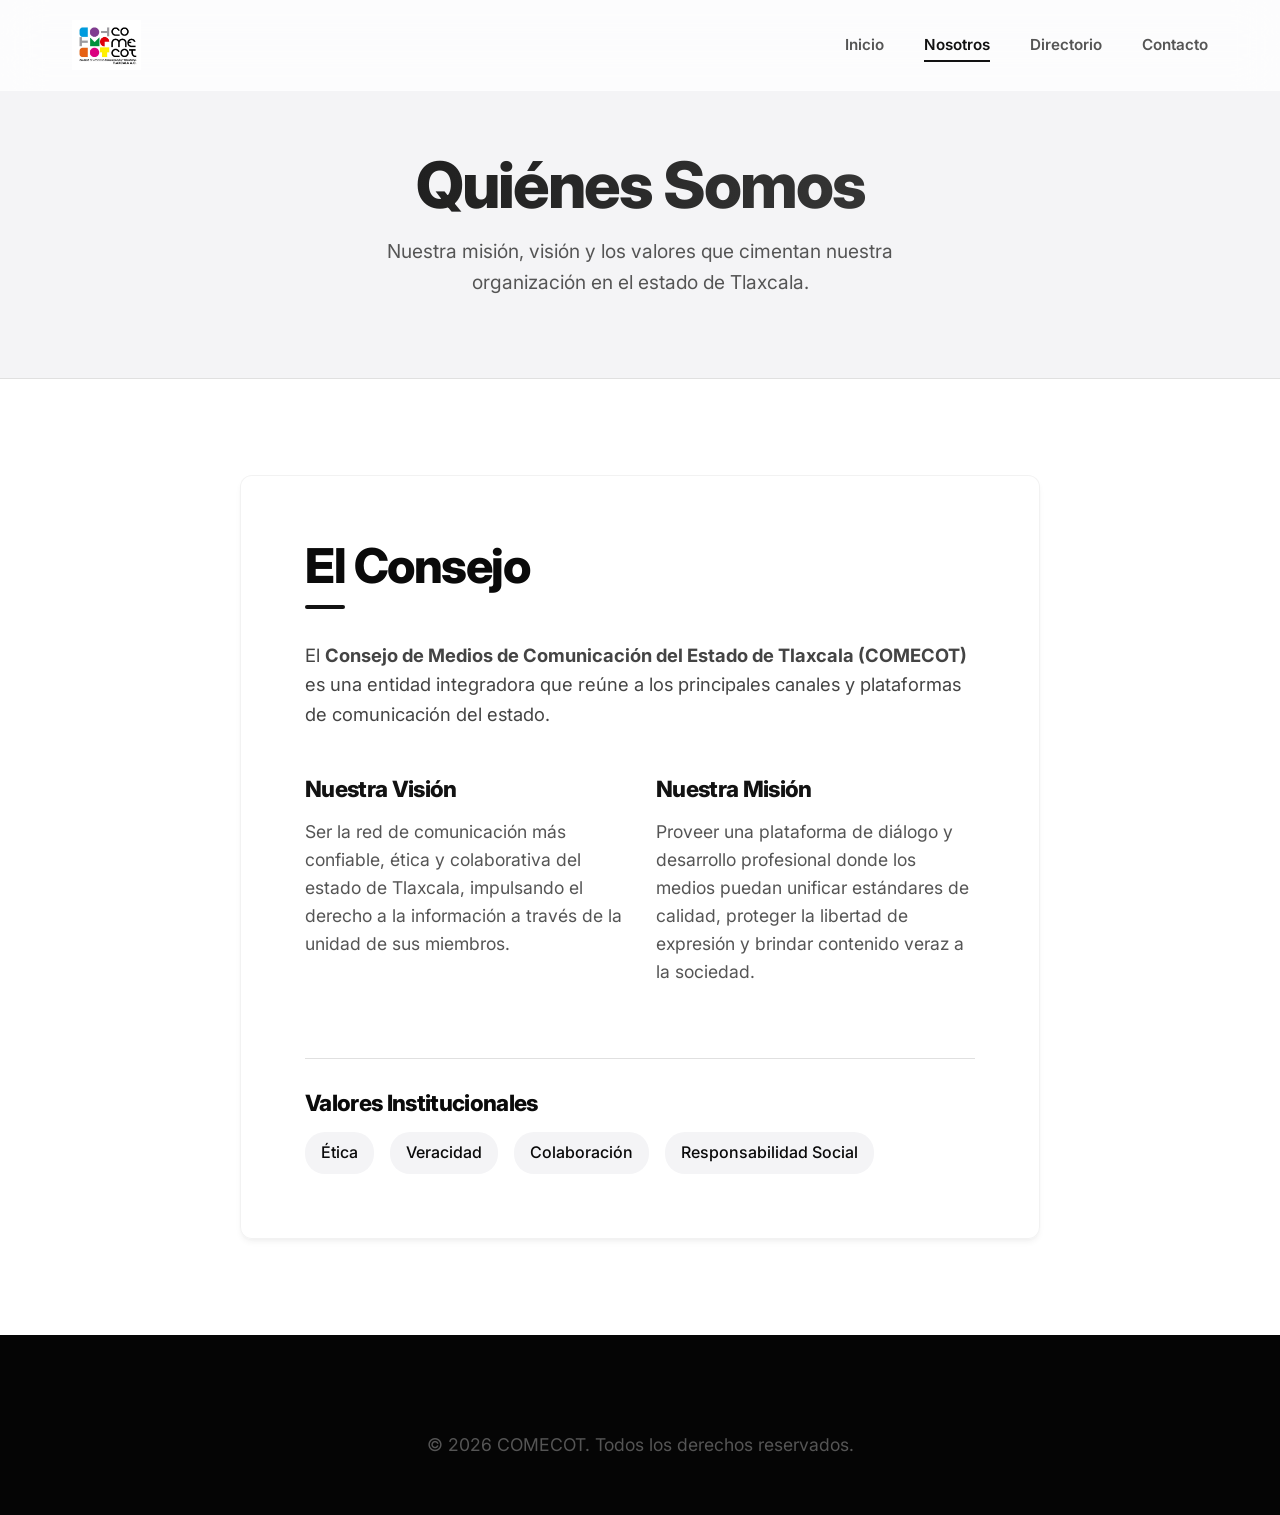
<file: nosotros.html>
<!DOCTYPE html>
<html lang="es">
<head>
    <meta charset="UTF-8">
    <meta name="viewport" content="width=device-width, initial-scale=1.0">
    <meta name="description" content="Acerca del Consejo de Medios de Comunicación del Estado de Tlaxcala (COMECOT).">
    <title>Nosotros | COMECOT | Tlaxcala</title>
    <link href="https://fonts.googleapis.com/css2?family=Inter:wght@300;400;500;600;700;800&display=swap" rel="stylesheet">
    <link rel="stylesheet" href="styles.css">
</head>
<body>

    <header class="header" id="header">
        <div class="container header-content">
            <div class="logo-container">
                <a href="index.html">
                    <img src="logo.jpeg" alt="Logo COMECOT" class="logo" style="mix-blend-mode: multiply;">
                </a>
            </div>
            <nav class="nav">
                <button class="mobile-menu-btn" id="mobile-menu-btn" aria-label="Abrir menú">
                    <span></span><span></span><span></span>
                </button>
                <ul class="nav-links" id="nav-links">
                    <li><a href="index.html">Inicio</a></li>
                    <li><a href="nosotros.html">Nosotros</a></li>
                    <li><a href="directorio.html">Directorio</a></li>
                    <li><a href="contacto.html">Contacto</a></li>
                </ul>
            </nav>
        </div>
    </header>

    <main>
        <section class="page-header">
            <div class="container">
                <h1>Quiénes Somos</h1>
                <p>Nuestra misión, visión y los valores que cimentan nuestra organización en el estado de Tlaxcala.</p>
            </div>
        </section>

        <section class="section">
            <div class="container">
                <div class="card" style="max-width: 800px; margin: 0 auto; padding: 4rem;">
                    <h2 class="section-title">El Consejo</h2>
                    <p style="font-size: 1.15rem; color: #444; margin-bottom: 2rem;">El <strong>Consejo de Medios de Comunicación del Estado de Tlaxcala (COMECOT)</strong> es una entidad integradora que reúne a los principales canales y plataformas de comunicación del estado.</p>
                    
                    <div style="display: grid; grid-template-columns: 1fr 1fr; gap: 2rem; margin-top: 3rem;">
                        <div>
                            <h3 style="font-size: 1.4rem; margin-bottom: 1rem; color: var(--color-primary);">Nuestra Visión</h3>
                            <p>Ser la red de comunicación más confiable, ética y colaborativa del estado de Tlaxcala, impulsando el derecho a la información a través de la unidad de sus miembros.</p>
                        </div>
                        <div>
                            <h3 style="font-size: 1.4rem; margin-bottom: 1rem; color: var(--color-primary);">Nuestra Misión</h3>
                            <p>Proveer una plataforma de diálogo y desarrollo profesional donde los medios puedan unificar estándares de calidad, proteger la libertad de expresión y brindar contenido veraz a la sociedad.</p>
                        </div>
                    </div>

                    <div style="margin-top: 3rem; border-top: 1px solid var(--color-border); padding-top: 2rem;">
                        <h3 style="font-size: 1.4rem; margin-bottom: 1rem;">Valores Institucionales</h3>
                        <ul style="display: flex; gap: 1rem; flex-wrap: wrap;">
                            <li style="background: var(--color-bg-light); padding: 0.5rem 1rem; border-radius: 20px; font-weight: 500;">Ética</li>
                            <li style="background: var(--color-bg-light); padding: 0.5rem 1rem; border-radius: 20px; font-weight: 500;">Veracidad</li>
                            <li style="background: var(--color-bg-light); padding: 0.5rem 1rem; border-radius: 20px; font-weight: 500;">Colaboración</li>
                            <li style="background: var(--color-bg-light); padding: 0.5rem 1rem; border-radius: 20px; font-weight: 500;">Responsabilidad Social</li>
                        </ul>
                    </div>
                </div>
            </div>
        </section>
    </main>

    <footer class="footer">
        <div class="container">
            <div class="footer-copyright" style="border: none; margin: 0; padding: 0;">
                <p>&copy; 2026 COMECOT. Todos los derechos reservados.</p>
            </div>
        </div>
    </footer>

    <script src="script.js"></script>
</body>
</html>
</file>
<file: styles.css>
/* ==========================================================================
   CSS Variables & Theme
   ========================================================================== */
:root {
    /* Color Palette - Elegant Black, Soft Greys & Pure White */
    --color-bg: #FFFFFF;
    --color-bg-light: #F4F4F6;
    --color-text-main: #0A0A0A;
    --color-text-muted: #555555;
    
    --color-primary: #121212;
    --color-primary-hover: #333333;
    
    --color-border: #E0E0E0;
    --color-border-light: rgba(0, 0, 0, 0.05);

    /* Shadow & Depth */
    --shadow-sm: 0 4px 6px -1px rgba(0, 0, 0, 0.05), 0 2px 4px -1px rgba(0, 0, 0, 0.03);
    --shadow-md: 0 10px 15px -3px rgba(0, 0, 0, 0.08), 0 4px 6px -2px rgba(0, 0, 0, 0.04);
    --shadow-lg: 0 20px 25px -5px rgba(0, 0, 0, 0.1), 0 10px 10px -5px rgba(0, 0, 0, 0.04);
    --shadow-hover: 0 25px 30px -5px rgba(0, 0, 0, 0.15), 0 15px 15px -5px rgba(0, 0, 0, 0.05);
    
    /* Gradients */
    --gradient-hero: linear-gradient(135deg, rgba(245,245,245,1) 0%, rgba(255,255,255,1) 100%);
    
    /* Layout */
    --container-width: 1200px;
    --spacing-xs: 0.5rem;
    --spacing-sm: 1rem;
    --spacing-md: 2rem;
    --spacing-lg: 4rem;
    --spacing-xl: 6rem;
    
    /* Animation */
    --transition-fast: 0.2s cubic-bezier(0.25, 0.46, 0.45, 0.94);
    --transition-smooth: 0.4s cubic-bezier(0.165, 0.84, 0.44, 1);
    
    /* Fonts */
    --font-main: 'Inter', system-ui, -apple-system, sans-serif;
}

/* ==========================================================================
   Reset & Base
   ========================================================================== */
* {
    margin: 0;
    padding: 0;
    box-sizing: border-box;
}

html {
    scroll-behavior: smooth;
    opacity: 1;
}

body {
    font-family: var(--font-main);
    color: var(--color-text-main);
    background-color: var(--color-bg);
    line-height: 1.6;
    -webkit-font-smoothing: antialiased;
    -moz-osx-font-smoothing: grayscale;
    overflow-x: hidden;
}

/* Page load animation */
body.fade-in {
    animation: fadeIn 0.8s ease-in-out forwards;
}

@keyframes fadeIn {
    from { opacity: 0; transform: translateY(10px); }
    to { opacity: 1; transform: translateY(0); }
}

a {
    color: inherit;
    text-decoration: none;
    transition: color var(--transition-fast);
}

ul {
    list-style: none;
}

img, svg {
    max-width: 100%;
    height: auto;
    display: block;
}

/* ==========================================================================
   Typography
   ========================================================================== */
h1, h2, h3, h4 {
    line-height: 1.1;
    font-weight: 800;
    letter-spacing: -0.03em;
    color: var(--color-text-main);
}

h1 {
    font-size: clamp(3rem, 6vw, 5rem);
    margin-bottom: var(--spacing-sm);
    background: linear-gradient(to right, #111, #444);
    -webkit-background-clip: text;
    -webkit-text-fill-color: transparent;
}

h2.section-title {
    font-size: clamp(2rem, 4vw, 3rem);
    margin-bottom: var(--spacing-md);
    position: relative;
    padding-bottom: 1rem;
    display: inline-block;
}

h2.section-title::after {
    content: '';
    position: absolute;
    bottom: 0;
    left: 0;
    width: 40px;
    height: 4px;
    background-color: var(--color-primary);
    border-radius: 2px;
}

p {
    margin-bottom: 1.5rem;
    color: var(--color-text-muted);
    font-size: 1.1rem;
}

/* ==========================================================================
   Utilities & Layout
   ========================================================================== */
.container {
    width: 100%;
    max-width: var(--container-width);
    margin: 0 auto;
    padding: 0 var(--spacing-md);
}

.section {
    padding: var(--spacing-xl) 0;
}

.bg-light {
    background-color: var(--color-bg-light);
}

/* Card System */
.card {
    background: rgba(255, 255, 255, 0.8);
    backdrop-filter: blur(10px);
    border: 1px solid rgba(0,0,0,0.05);
    border-radius: 12px;
    padding: var(--spacing-md);
    box-shadow: var(--shadow-sm);
    transition: all var(--transition-smooth);
}

.card:hover {
    transform: translateY(-8px);
    box-shadow: var(--shadow-hover);
    border-color: rgba(0,0,0,0.1);
}

/* Buttons */
.btn {
    display: inline-flex;
    align-items: center;
    justify-content: center;
    padding: 1rem 2.5rem;
    font-size: 1rem;
    font-weight: 600;
    border-radius: 50px; /* Pill shape for modern look */
    cursor: pointer;
    transition: all var(--transition-smooth);
    border: 1px solid transparent;
    letter-spacing: 0.5px;
}

.btn-primary {
    background-color: var(--color-primary);
    color: #fff;
    box-shadow: 0 10px 20px rgba(0,0,0,0.15);
}

.btn-primary:hover {
    background-color: var(--color-bg);
    color: var(--color-primary);
    border-color: var(--color-primary);
    transform: translateY(-3px);
    box-shadow: var(--shadow-lg);
}

.btn-secondary {
    background-color: transparent;
    color: var(--color-primary);
    border-color: var(--color-border);
}

.btn-secondary:hover {
    border-color: var(--color-primary);
    background-color: var(--color-bg-light);
    transform: translateY(-3px);
    box-shadow: var(--shadow-md);
}

/* ==========================================================================
   Header & Glass Navigation
   ========================================================================== */
.header {
    position: fixed;
    top: 0;
    left: 0;
    width: 100%;
    z-index: 1000;
    transition: all var(--transition-smooth);
    
    /* Glassmorphism */
    background: rgba(255, 255, 255, 0.75);
    backdrop-filter: saturate(180%) blur(20px);
    -webkit-backdrop-filter: saturate(180%) blur(20px);
    border-bottom: 1px solid rgba(255, 255, 255, 0.2);
}

.header.scrolled {
    box-shadow: 0 4px 30px rgba(0, 0, 0, 0.05);
}

.header-content {
    display: flex;
    justify-content: space-between;
    align-items: center;
    height: 90px;
    transition: height var(--transition-smooth);
}

.header.scrolled .header-content {
    height: 70px;
}

/* Logo styling for the uploaded image that needs adjustment */
.logo {
    height: 50px;
    width: auto;
    max-width: 50vw;
    object-fit: contain;
    transition: transform var(--transition-smooth);
    /* In case user passes original grey image with white text, 
       we invert it so it becomes light text on dark background? 
       Actually user will provide the image. */
}

.logo:hover {
    transform: scale(1.05);
}

/* Modern Menu */
.nav-links {
    display: flex;
    gap: 2.5rem;
    align-items: center;
}

.nav-links li {
    list-style: none;
}

.nav-links a {
    font-size: 0.95rem;
    font-weight: 600;
    color: var(--color-text-muted);
    padding: 0.5rem 0;
    position: relative;
    transition: color var(--transition-fast);
}

.nav-links a:hover, .nav-links a.active {
    color: var(--color-primary);
}

/* Animated Menu Hover Line */
.nav-links a::after {
    content: '';
    position: absolute;
    bottom: 0;
    left: 50%;
    transform: translateX(-50%);
    width: 0;
    height: 2px;
    background-color: var(--color-primary);
    transition: width var(--transition-smooth);
}

.nav-links a:hover::after, .nav-links a.active::after {
    width: 100%;
}

/* Mobile Menu Button */
.mobile-menu-btn {
    display: none;
    flex-direction: column;
    justify-content: center;
    gap: 6px;
    width: 40px;
    height: 40px;
    background: white;
    border: 1px solid var(--color-border);
    border-radius: 50%;
    cursor: pointer;
    z-index: 1001;
    box-shadow: var(--shadow-sm);
    padding: 0 10px;
    transition: all var(--transition-fast);
}

.mobile-menu-btn:hover {
    box-shadow: var(--shadow-md);
}

.mobile-menu-btn span {
    display: block;
    width: 100%;
    height: 2px;
    background-color: var(--color-primary);
    transition: all var(--transition-smooth);
    border-radius: 2px;
}

/* ==========================================================================
   Hero Section
   ========================================================================== */
.hero {
    min-height: 100vh;
    display: flex;
    align-items: center;
    background: var(--gradient-hero);
    position: relative;
    overflow: hidden;
    padding-top: 90px;
}

/* Decorative background elements */
.hero::before {
    content: '';
    position: absolute;
    top: -20%;
    right: -10%;
    width: 50vw;
    height: 50vw;
    background: radial-gradient(circle, rgba(0,0,0,0.03) 0%, rgba(255,255,255,0) 70%);
    border-radius: 50%;
}

.hero-text {
    max-width: 850px;
    position: relative;
    z-index: 2;
}

.hero .subtitle {
    font-size: 1.1rem;
    color: var(--color-primary);
    font-weight: 700;
    margin-bottom: var(--spacing-sm);
    letter-spacing: 4px;
    text-transform: uppercase;
    display: inline-block;
    padding: 0.3rem 1rem;
    background: rgba(0,0,0,0.05);
    border-radius: 30px;
}

.hero .description {
    font-size: 1.4rem;
    color: var(--color-text-muted);
    margin-top: var(--spacing-md);
    margin-bottom: var(--spacing-md);
    max-width: 650px;
}

.hero-actions {
    display: flex;
    gap: 1.5rem;
    margin-top: 2rem;
}

/* ==========================================================================
   Inner Pages (General headers)
   ========================================================================== */
.page-header {
    padding: 150px 0 80px;
    background: var(--color-bg-light);
    text-align: center;
    border-bottom: 1px solid var(--color-border);
}

.page-header h1 {
    font-size: clamp(2.5rem, 5vw, 4rem);
    margin-bottom: 0;
}

.page-header p {
    font-size: 1.2rem;
    max-width: 600px;
    margin: 1rem auto 0;
}

/* ==========================================================================
   Directory / Members Cards Layout
   ========================================================================== */
.directory-grid {
    display: grid;
    grid-template-columns: repeat(auto-fill, minmax(min(100%, 280px), 1fr));
    gap: 2rem;
}

.media-card {
    background: white;
    border: none;
    border-radius: 16px;
    overflow: hidden;
    box-shadow: var(--shadow-md);
    transition: all var(--transition-smooth);
}

.media-logo-placeholder {
    height: 180px;
    background: linear-gradient(135deg, #eee 0%, #ddd 100%);
    display: flex;
    align-items: center;
    justify-content: center;
    color: #999;
    font-weight: bold;
    font-size: 1.5rem;
    position: relative;
}

.media-card-content {
    padding: 2rem;
}

.media-card-content h3 {
    font-size: 1.4rem;
    margin-bottom: 0.5rem;
}

.media-card-content p {
    font-size: 0.95rem;
    margin-bottom: 1.5rem;
}

.media-link {
    display: inline-flex;
    align-items: center;
    font-weight: 700;
    font-size: 0.9rem;
    color: var(--color-primary);
    text-transform: uppercase;
    letter-spacing: 1px;
}

.media-link svg {
    margin-left: 8px;
    transition: transform var(--transition-fast);
}

.media-card:hover .media-link svg {
    transform: translateX(5px);
}

/* ==========================================================================
   Contact Form Section
   ========================================================================== */
.contact-grid {
    display: grid;
    grid-template-columns: 1fr 1.2fr;
    gap: var(--spacing-xl);
    align-items: start;
}

.contact-info {
    padding: var(--spacing-md);
    background: var(--color-primary);
    color: white;
    border-radius: 20px;
    box-shadow: var(--shadow-lg);
}

.contact-info .section-title {
    color: white;
}

.contact-info .section-title::after {
    background-color: white;
}

.contact-info p {
    color: rgba(255,255,255,0.8);
}

.contact-details {
    margin-top: 2rem;
}

.contact-details li {
    display: flex;
    align-items: center;
    gap: 1rem;
    margin-bottom: 1.5rem;
    font-size: 1.1rem;
    color: white;
}

.contact-details svg {
    fill: white;
    width: 24px;
    height: 24px;
}

/* Floating Input Style Form */
.contact-form {
    background: white;
    padding: 3rem 2rem;
    border-radius: 20px;
    box-shadow: var(--shadow-lg);
}

.form-group {
    margin-bottom: 2rem;
    position: relative;
}

.form-group input,
.form-group textarea {
    width: 100%;
    padding: 1rem 0;
    background: transparent;
    border: none;
    border-bottom: 2px solid var(--color-border);
    font-size: 1rem;
    color: var(--color-text-main);
    font-family: inherit;
    transition: all var(--transition-fast);
}

.form-group input:focus,
.form-group textarea:focus {
    outline: none;
    border-color: var(--color-primary);
}

.form-group label {
    position: absolute;
    left: 0;
    top: 1rem;
    color: var(--color-text-muted);
    transition: all var(--transition-fast);
    pointer-events: none;
    font-weight: 500;
}

/* Float Label on focus or valid input */
.form-group input:focus ~ label,
.form-group input:not(:placeholder-shown) ~ label,
.form-group textarea:focus ~ label,
.form-group textarea:not(:placeholder-shown) ~ label {
    top: -10px;
    font-size: 0.8rem;
    color: var(--color-primary);
    font-weight: 700;
}

/* ==========================================================================
   Footer
   ========================================================================== */
.footer {
    background-color: #050505;
    color: white;
    padding: var(--spacing-xl) 0 2rem;
}

.footer-grid {
    display: grid;
    grid-template-columns: 2fr 1fr 1fr;
    gap: var(--spacing-md);
    margin-bottom: var(--spacing-md);
}

.footer h3 {
    color: white;
    font-size: 1.2rem;
    margin-bottom: 1.5rem;
}

.footer-links {
    display: flex;
    flex-direction: column;
    gap: 1rem;
}

.footer-links a {
    color: rgba(255, 255, 255, 0.6);
    font-size: 0.95rem;
}

.footer-links a:hover {
    color: white;
    padding-left: 5px;
}

.footer-copyright {
    color: rgba(255, 255, 255, 0.3);
    font-size: 0.85rem;
    text-align: center;
    border-top: 1px solid rgba(255, 255, 255, 0.1);
    padding-top: 2rem;
    margin-top: 2rem;
}

/* ==========================================================================
   Responsive
   ========================================================================== */
@media (max-width: 900px) {
    .contact-grid {
        grid-template-columns: 1fr;
    }
    
    .footer-grid {
        grid-template-columns: 1fr 1fr;
    }
}

@media (max-width: 768px) {
    .container {
        padding: 0 1.2rem;
    }

    .hero-actions {
        flex-direction: column;
        gap: 1rem;
        width: 100%;
    }
    
    .hero-actions .btn {
        width: 100%;
    }

    .mobile-menu-btn {
        display: flex;
    }

    .nav-links {
        position: fixed;
        top: 0;
        left: 0;
        width: 100vw;
        height: 100vh;
        background: rgba(255, 255, 255, 0.85); /* Slightly more transparent */
        backdrop-filter: blur(25px) saturate(180%);
        -webkit-backdrop-filter: blur(25px) saturate(180%);
        flex-direction: column;
        justify-content: center;
        opacity: 0;
        pointer-events: none;
        transition: all 0.4s cubic-bezier(0.77, 0, 0.175, 1);
        z-index: 1000;
        transform: translateX(100%); /* Slide from right */
    }

    .nav-links.active {
        opacity: 1;
        pointer-events: all;
        transform: translateX(0);
    }

    .nav-links a {
        font-size: 1.8rem;
        padding: 1rem 0; /* Thumb friendly */
        display: inline-block;
        min-height: 48px;
    }
    
    .mobile-menu-btn {
        z-index: 1002;
    }

    .mobile-menu-btn.active span:nth-child(1) {
        transform: translateY(8px) rotate(45deg);
    }
    .mobile-menu-btn.active span:nth-child(2) {
        opacity: 0;
    }
    .mobile-menu-btn.active span:nth-child(3) {
        transform: translateY(-8px) rotate(-45deg);
    }

    .footer-grid {
        grid-template-columns: 1fr;
        text-align: center;
    }
    
    .footer-links a:hover {
        padding-left: 0;
    }
    
    /* Extra Mobile Overrides */
    .header-content {
        height: 65px;
    }
    .header.scrolled .header-content {
        height: 65px;
    }
    h1, .page-header h1 {
        font-size: clamp(2rem, 8vw, 2.5rem);
        line-height: 1.15;
    }
    .media-card {
        box-shadow: 0 4px 10px rgba(0,0,0,0.04);
        border: 1px solid rgba(0,0,0,0.08); /* More flat UI look */
    }
    .btn {
        min-height: 48px;
    }
}

.logo-text {
    font-size: 1.8rem;
    font-weight: 900;
    letter-spacing: 2px;
    color: var(--color-primary);
    text-transform: uppercase;
}
</file>
